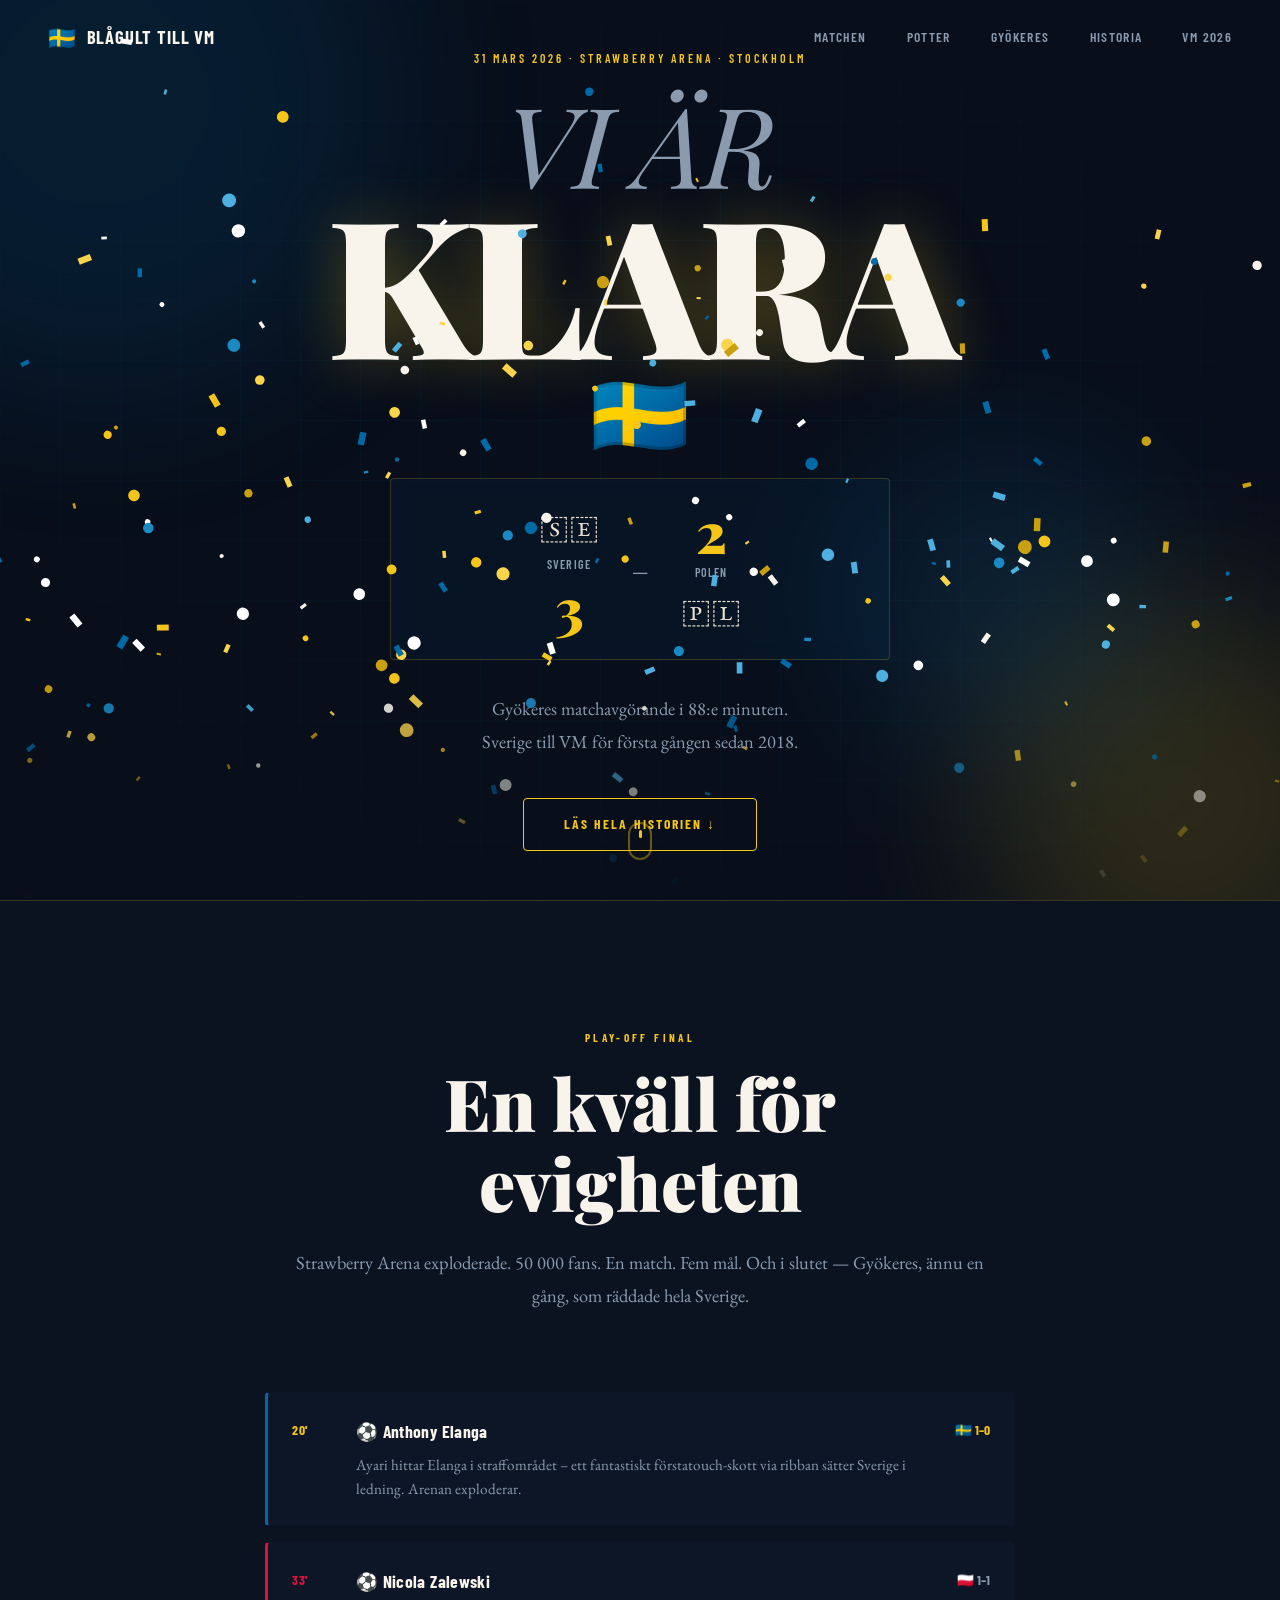
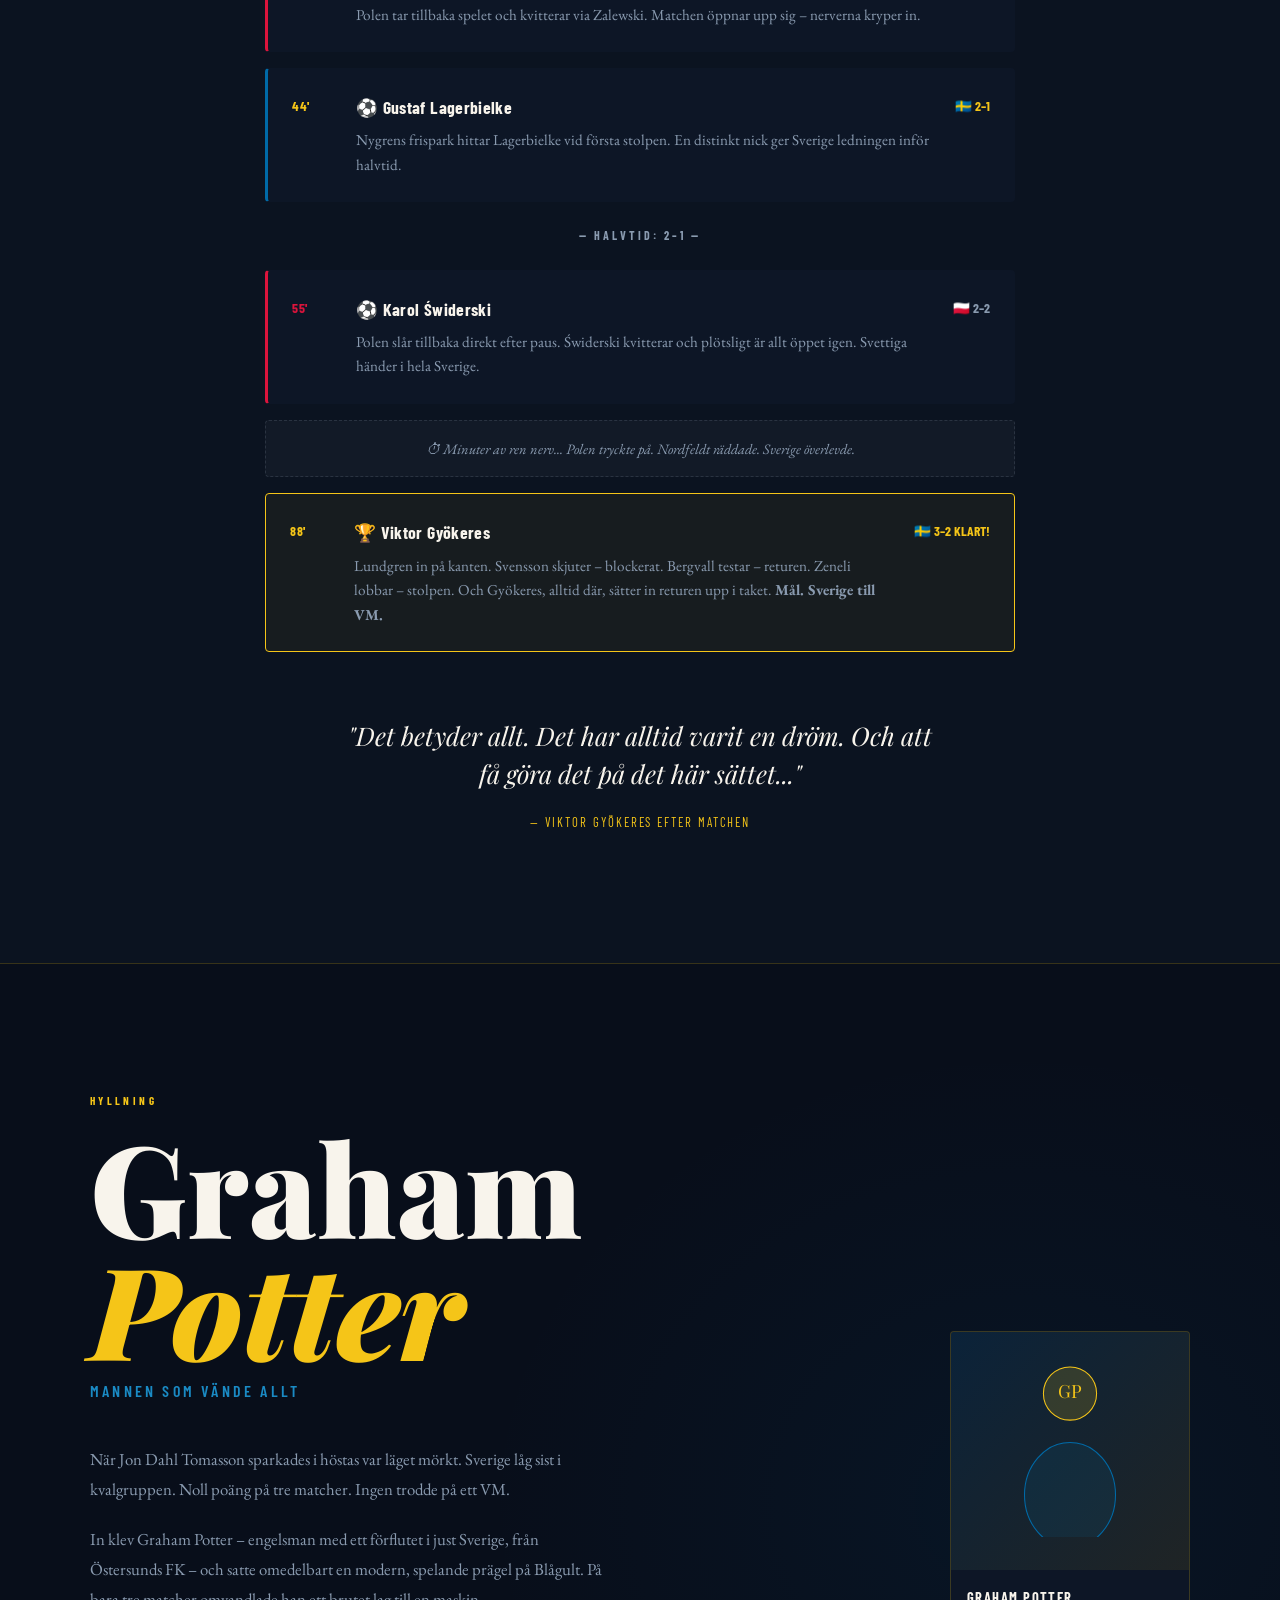
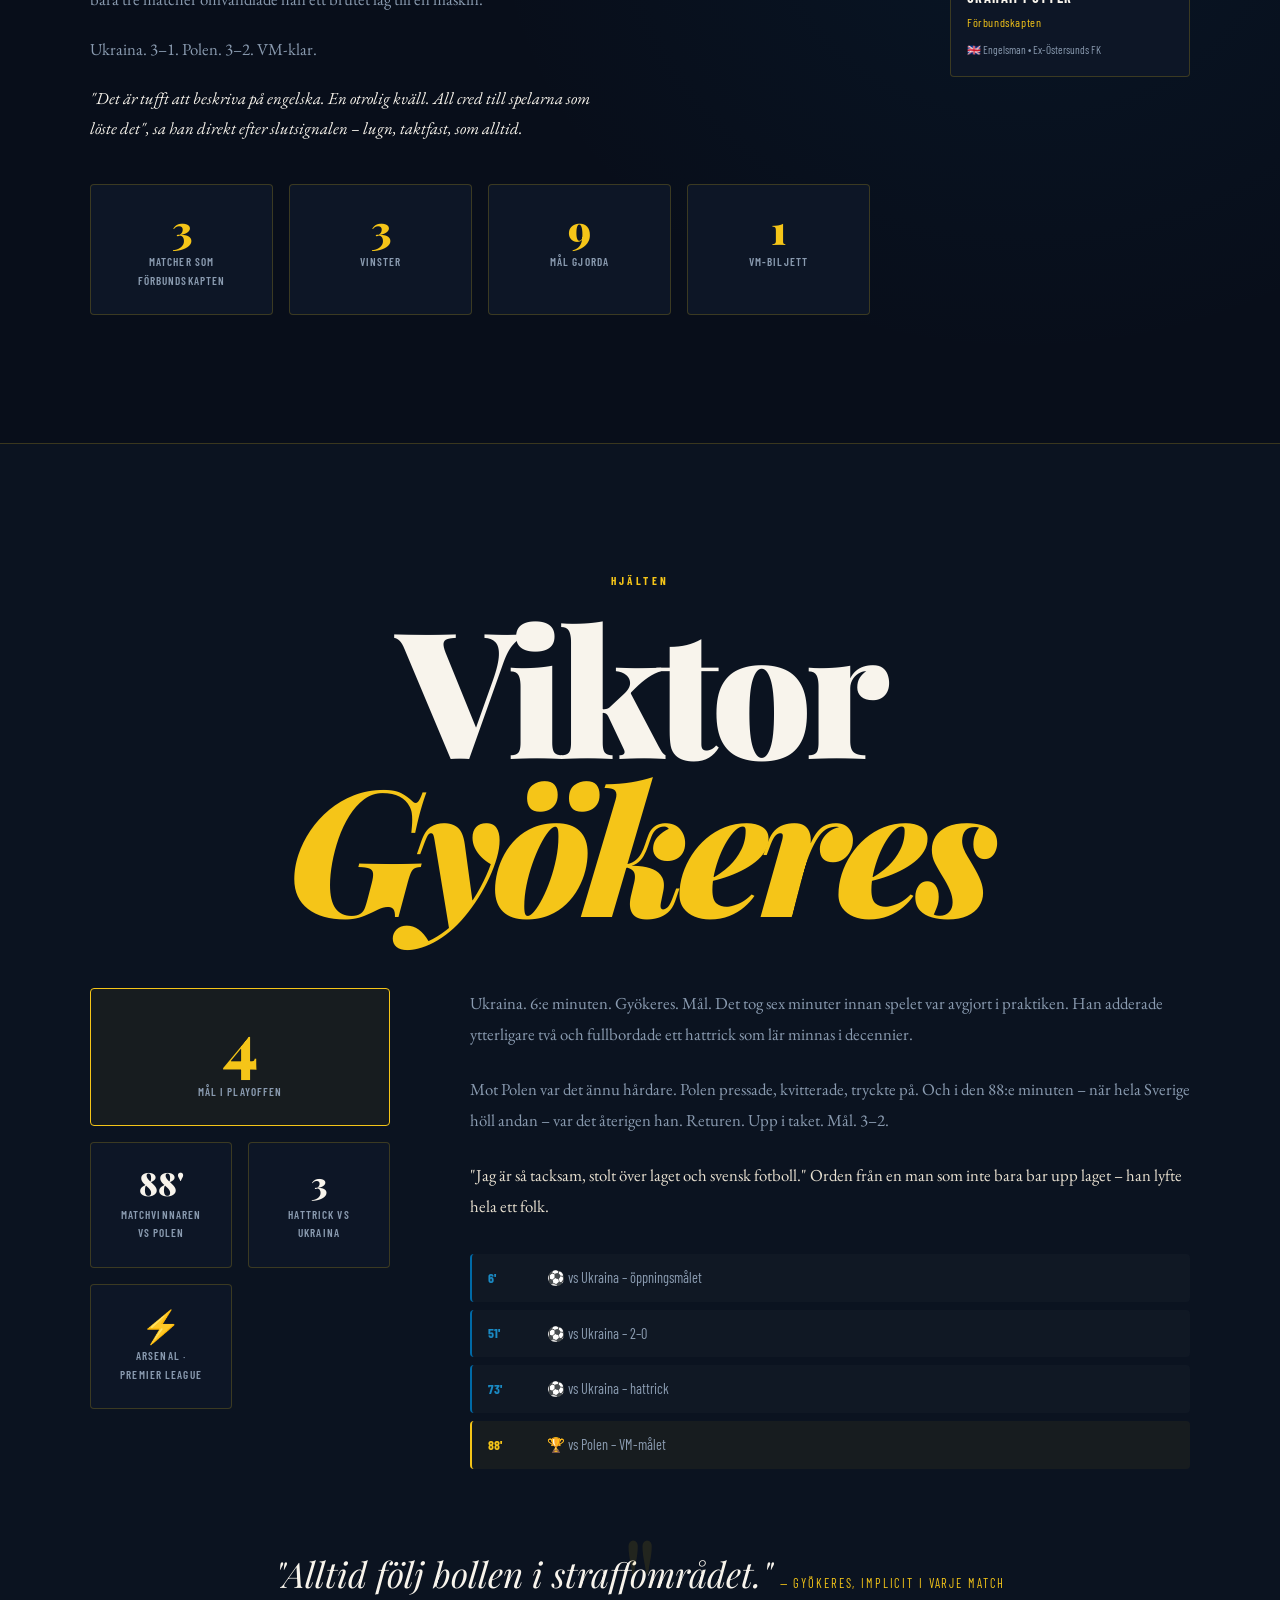
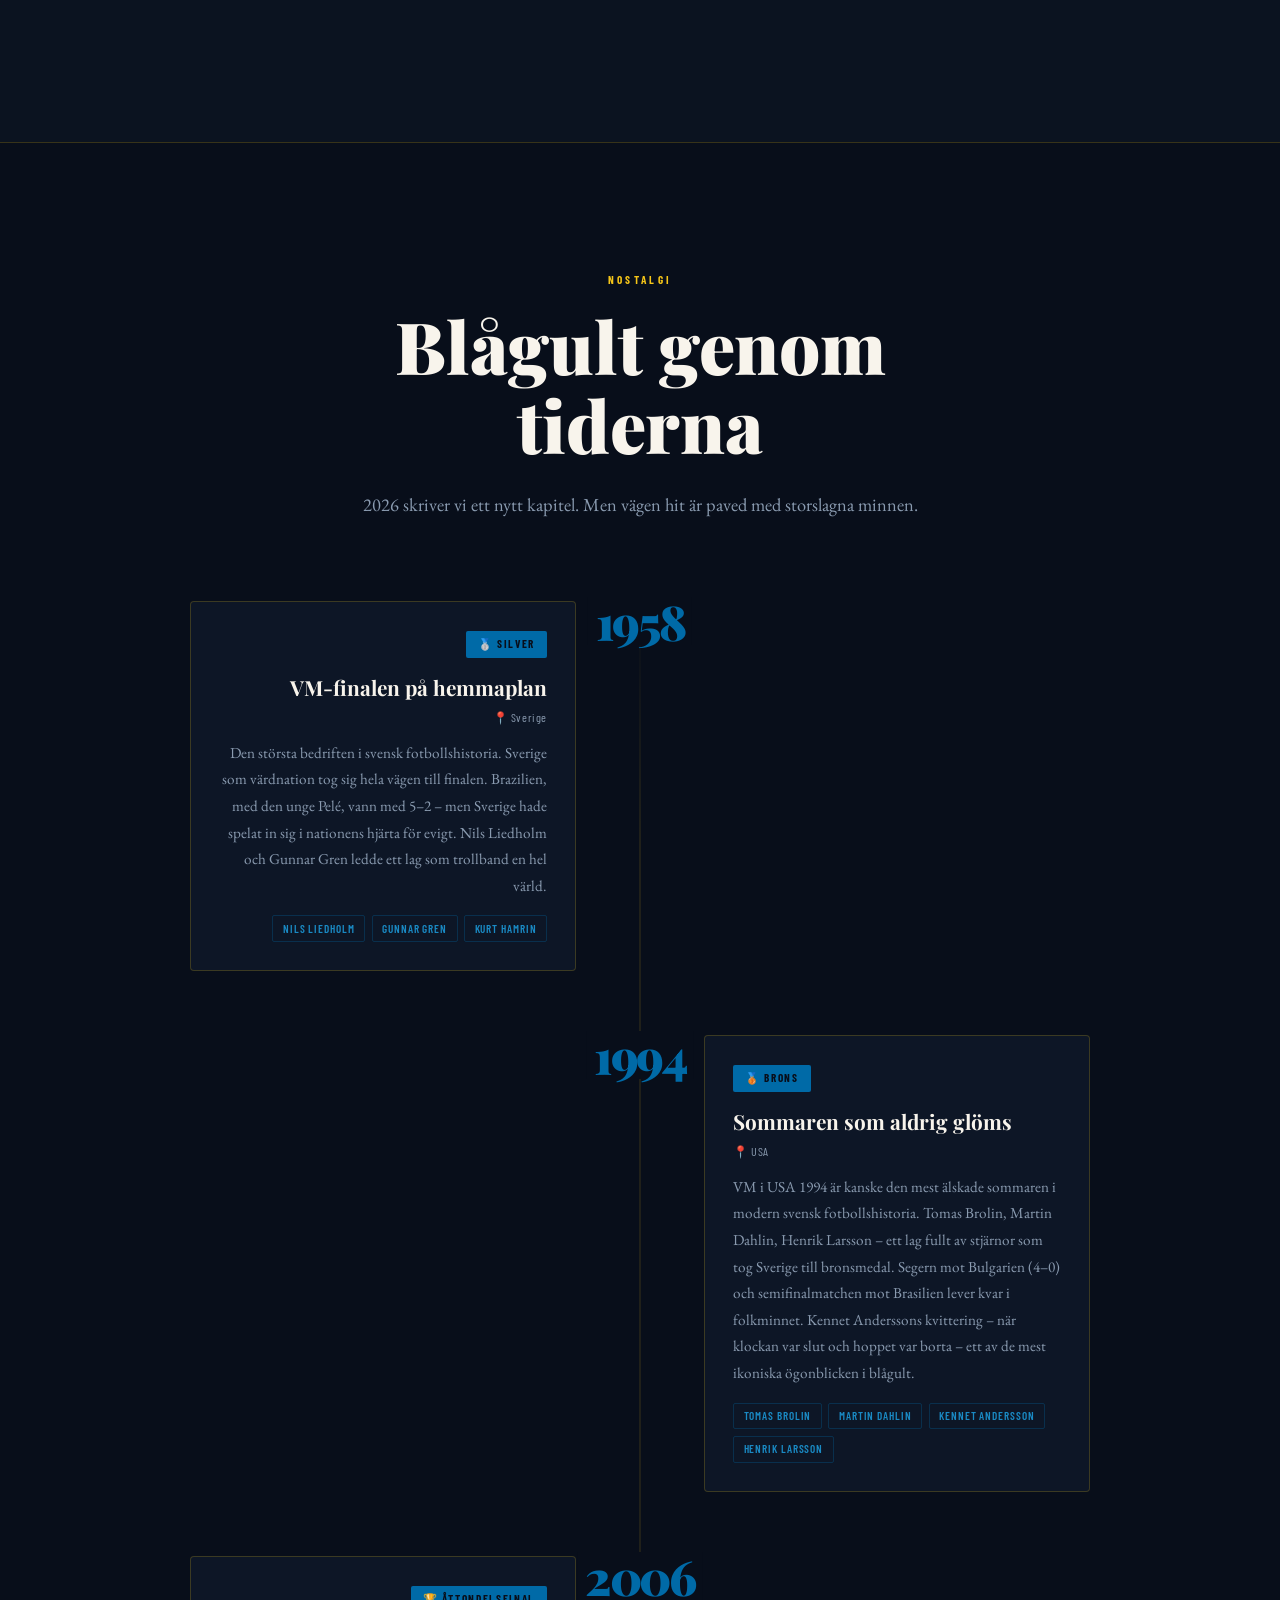
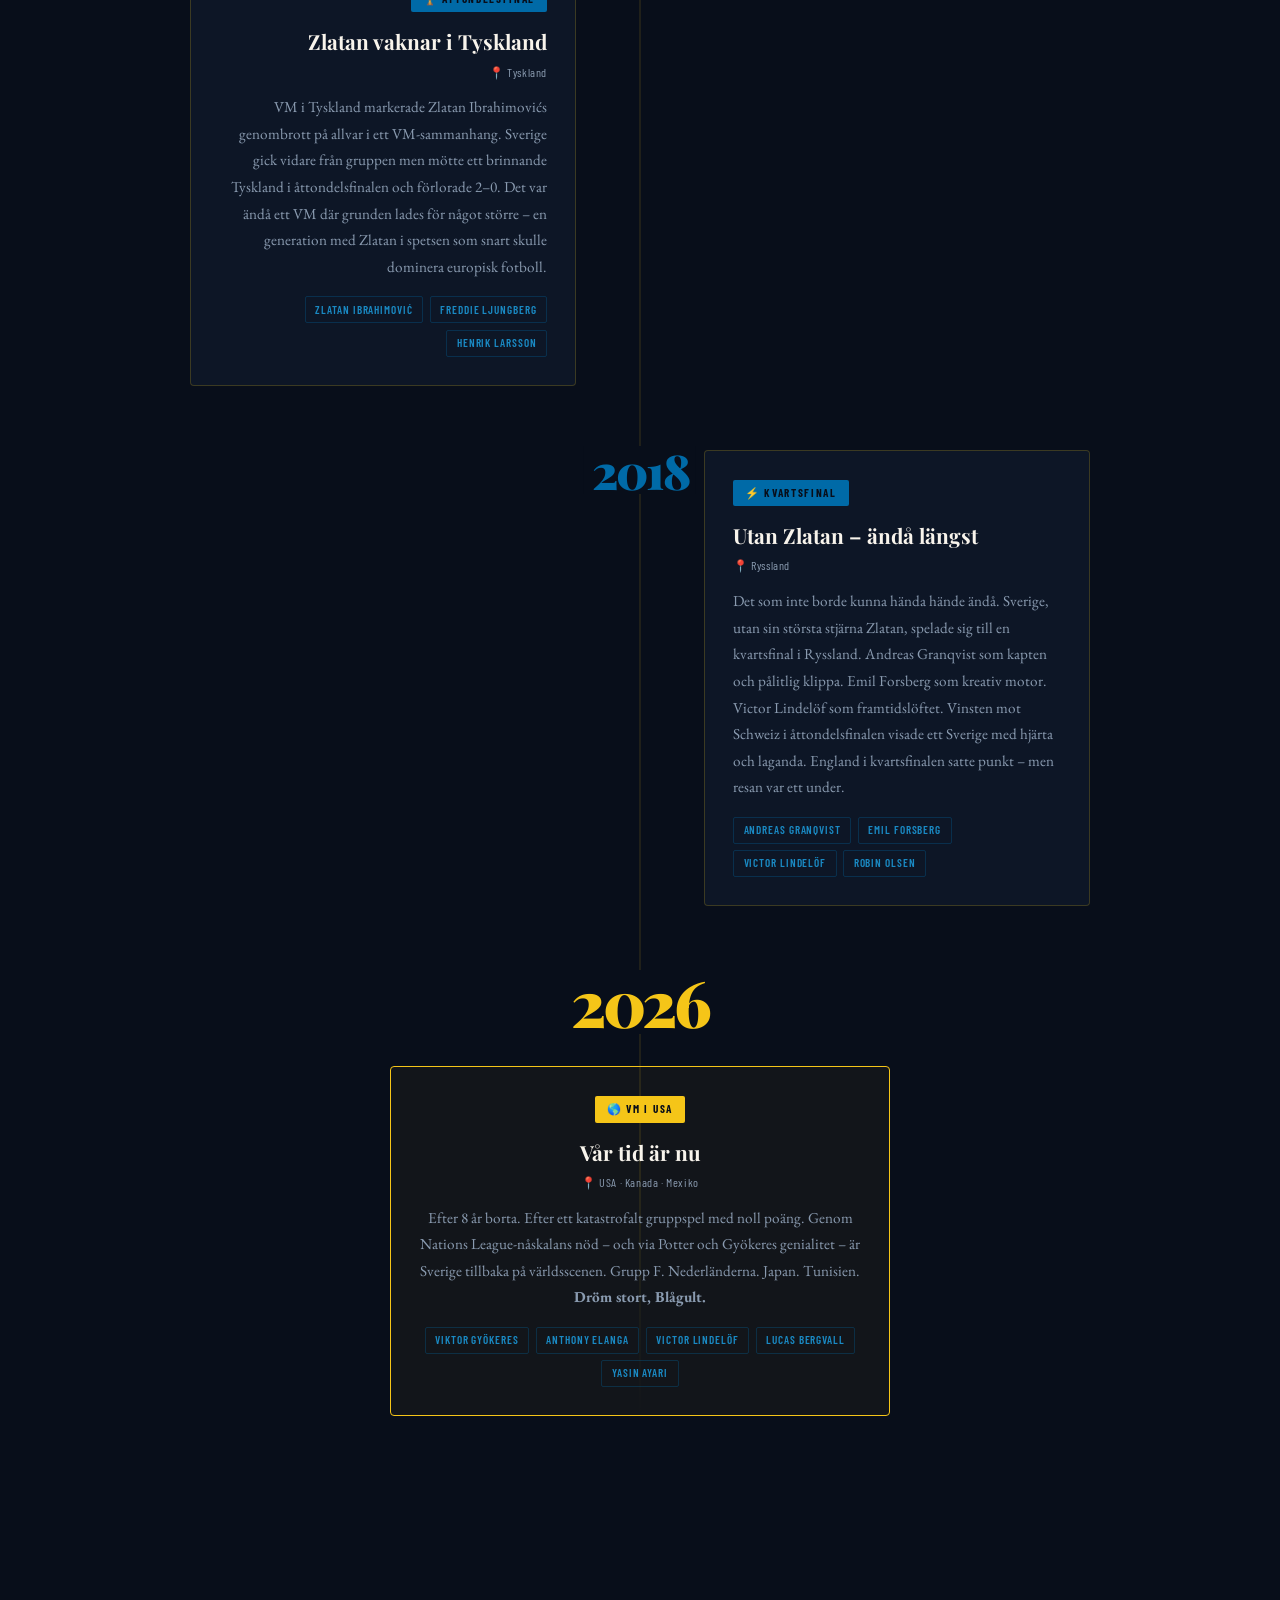
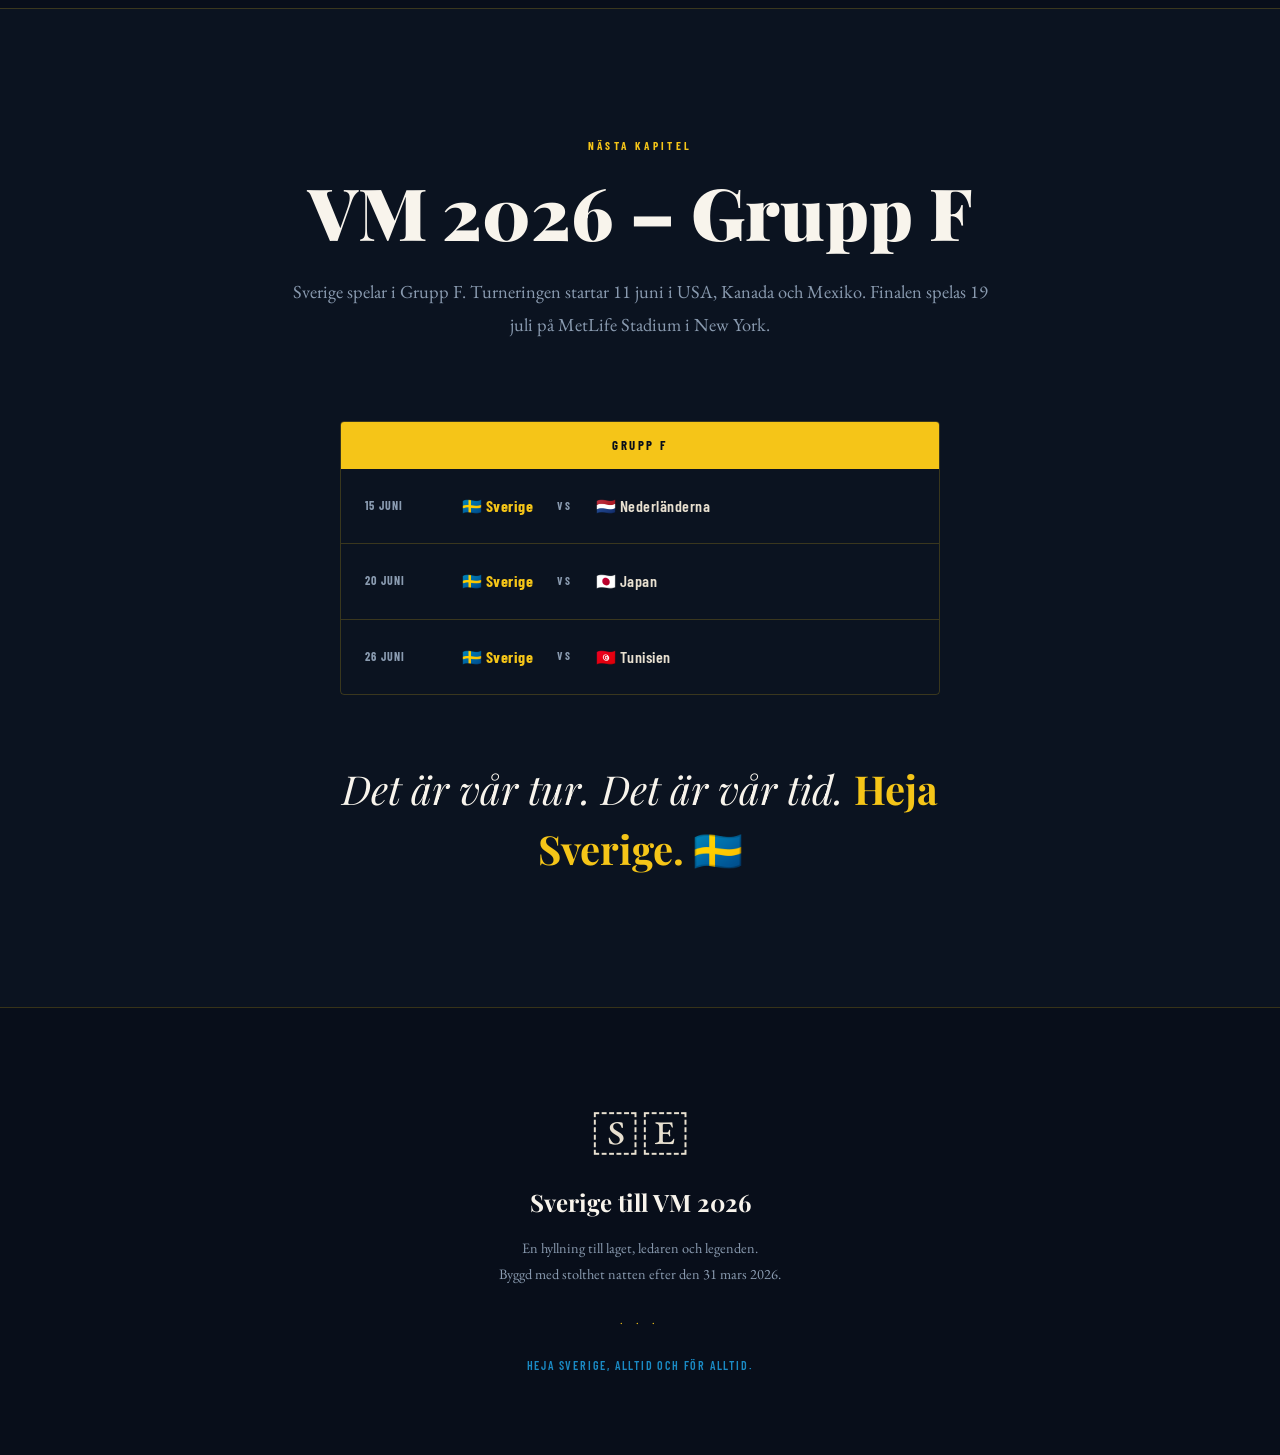
<file: index.html>
<!DOCTYPE html>
<html lang="sv">
<head>
  <meta charset="UTF-8" />
  <meta name="viewport" content="width=device-width, initial-scale=1.0" />
  <title>Sverige till VM 2026 – Vi är klara!</title>
  <link rel="preconnect" href="https://fonts.googleapis.com" />
  <link rel="preconnect" href="https://fonts.gstatic.com" crossorigin />
  <link href="https://fonts.googleapis.com/css2?family=Playfair+Display:ital,wght@0,400;0,700;0,900;1,400;1,700&family=EB+Garamond:ital,wght@0,400;0,500;0,600;1,400&family=Barlow+Condensed:wght@300;400;600;700;900&display=swap" rel="stylesheet" />
  <style>
/* ============================================================
   SVERIGE VM 2026 – TRIBUTE SITE
   Aesthetic: Editorial stolthet • Mörk Blågult • Dramatisk
   ============================================================ */

/* ---- CSS VARIABLES ---- */
:root {
  --blue: #006AA7;
  --blue-dark: #004d7a;
  --blue-light: #1a8ac4;
  --gold: #F5C518;
  --gold-light: #fad44a;
  --gold-dark: #c9a010;
  --white: #f8f4ec;
  --cream: #f0ead8;
  --bg: #080e1a;
  --bg-card: #0d1626;
  --bg-section: #0b1320;
  --text: #e8e0d0;
  --text-muted: #8a9bb0;
  --border: rgba(245, 197, 24, 0.2);
  --red: #e63946;

  --font-display: 'Playfair Display', Georgia, serif;
  --font-body: 'EB Garamond', Georgia, serif;
  --font-label: 'Barlow Condensed', sans-serif;

  --radius: 4px;
  --transition: 0.35s cubic-bezier(0.4, 0, 0.2, 1);
}

/* ---- RESET ---- */
*, *::before, *::after { box-sizing: border-box; margin: 0; padding: 0; }
html { scroll-behavior: smooth; font-size: 16px; }
body {
  font-family: var(--font-body);
  background: var(--bg);
  color: var(--text);
  overflow-x: hidden;
  line-height: 1.65;
}
img { display: block; max-width: 100%; }
a { color: inherit; text-decoration: none; }

/* ============================================================
   CONFETTI CANVAS
   ============================================================ */
#confetti-canvas {
  position: fixed;
  top: 0; left: 0;
  width: 100%; height: 100%;
  pointer-events: none;
  z-index: 9999;
}

/* ============================================================
   NAV
   ============================================================ */
.nav {
  position: fixed;
  top: 0; left: 0; right: 0;
  z-index: 1000;
  display: flex;
  align-items: center;
  justify-content: space-between;
  padding: 1.2rem 3rem;
  transition: background var(--transition), backdrop-filter var(--transition), padding var(--transition);
}
.nav.scrolled {
  background: rgba(8, 14, 26, 0.92);
  backdrop-filter: blur(16px);
  padding: 0.8rem 3rem;
  border-bottom: 1px solid var(--border);
}
.nav__logo {
  display: flex;
  align-items: center;
  gap: 0.6rem;
  font-family: var(--font-label);
  font-size: 1.15rem;
  font-weight: 700;
  letter-spacing: 0.05em;
  color: var(--white);
  text-transform: uppercase;
}
.nav__flag { font-size: 1.4rem; }
.nav__links {
  display: flex;
  gap: 2.5rem;
  list-style: none;
}
.nav__links a {
  font-family: var(--font-label);
  font-size: 0.85rem;
  font-weight: 600;
  letter-spacing: 0.1em;
  text-transform: uppercase;
  color: var(--text-muted);
  transition: color var(--transition);
  position: relative;
}
.nav__links a::after {
  content: '';
  position: absolute;
  bottom: -4px; left: 0;
  width: 0; height: 1px;
  background: var(--gold);
  transition: width var(--transition);
}
.nav__links a:hover { color: var(--gold); }
.nav__links a:hover::after { width: 100%; }

.nav__menu-btn {
  display: none;
  flex-direction: column;
  gap: 5px;
  background: none;
  border: none;
  cursor: pointer;
  padding: 4px;
}
.nav__menu-btn span {
  display: block;
  width: 24px; height: 2px;
  background: var(--white);
  transition: var(--transition);
}

.nav__mobile {
  display: none;
  position: fixed;
  top: 0; left: 0; right: 0; bottom: 0;
  background: var(--bg);
  z-index: 999;
  align-items: center;
  justify-content: center;
  flex-direction: column;
}
.nav__mobile.active { display: flex; }
.nav__mobile ul { list-style: none; text-align: center; }
.nav__mobile li { margin: 1.5rem 0; }
.nav__mobile a {
  font-family: var(--font-display);
  font-size: 2rem;
  font-weight: 700;
  color: var(--white);
  transition: color var(--transition);
}
.nav__mobile a:hover { color: var(--gold); }

/* ============================================================
   HERO
   ============================================================ */
.hero {
  position: relative;
  min-height: 100vh;
  display: flex;
  align-items: center;
  justify-content: center;
  overflow: hidden;
  background: var(--bg);
}

.hero__bg-grid {
  position: absolute;
  inset: 0;
  background-image:
    linear-gradient(rgba(0, 106, 167, 0.06) 1px, transparent 1px),
    linear-gradient(90deg, rgba(0, 106, 167, 0.06) 1px, transparent 1px);
  background-size: 60px 60px;
  mask-image: radial-gradient(ellipse 80% 80% at 50% 50%, black 30%, transparent 100%);
}

.hero__stripes {
  position: absolute;
  inset: 0;
  pointer-events: none;
}
.stripe {
  position: absolute;
  border-radius: 50%;
  filter: blur(80px);
  opacity: 0.15;
}
.stripe--1 {
  width: 600px; height: 600px;
  background: var(--blue);
  top: -200px; left: -200px;
  animation: drift 12s ease-in-out infinite;
}
.stripe--2 {
  width: 400px; height: 400px;
  background: var(--gold);
  bottom: -100px; right: -100px;
  animation: drift 16s ease-in-out infinite reverse;
}
.stripe--3 {
  width: 300px; height: 300px;
  background: var(--blue-light);
  top: 50%; right: 10%;
  animation: drift 10s ease-in-out infinite 3s;
}
@keyframes drift {
  0%, 100% { transform: translate(0, 0) scale(1); }
  33% { transform: translate(30px, -20px) scale(1.05); }
  66% { transform: translate(-20px, 30px) scale(0.95); }
}

.hero__content {
  position: relative;
  z-index: 2;
  text-align: center;
  padding: 2rem;
  max-width: 900px;
  width: 100%;
}

.hero__eyebrow {
  font-family: var(--font-label);
  font-size: 0.75rem;
  font-weight: 600;
  letter-spacing: 0.25em;
  color: var(--gold);
  text-transform: uppercase;
  margin-bottom: 1.5rem;
  opacity: 0;
}

.hero__title {
  font-family: var(--font-display);
  line-height: 0.9;
  margin-bottom: 2rem;
  opacity: 0;
}
.hero__title-we {
  display: block;
  font-size: clamp(3.5rem, 10vw, 7rem);
  font-weight: 400;
  font-style: italic;
  color: var(--text-muted);
  letter-spacing: -0.02em;
}
.hero__title-klara {
  display: block;
  font-size: clamp(5rem, 16vw, 12rem);
  font-weight: 900;
  color: var(--white);
  letter-spacing: -0.04em;
  text-shadow: 0 0 60px rgba(245, 197, 24, 0.3);
}
.hero__title-flag {
  display: block;
  font-size: clamp(3rem, 8vw, 5rem);
  margin-top: 0.5rem;
}

.hero__result {
  display: flex;
  align-items: center;
  justify-content: center;
  gap: 2rem;
  margin-bottom: 2rem;
  padding: 1.5rem 3rem;
  border: 1px solid var(--border);
  background: rgba(0, 106, 167, 0.08);
  backdrop-filter: blur(10px);
  border-radius: var(--radius);
  max-width: 500px;
  margin-left: auto;
  margin-right: auto;
  opacity: 0;
}
.hero__result-team {
  display: flex;
  flex-direction: column;
  align-items: center;
  gap: 0.25rem;
}
.hero__result-team--right { align-items: center; }
.hero__result-flag { font-size: 1.8rem; }
.hero__result-name {
  font-family: var(--font-label);
  font-size: 0.75rem;
  font-weight: 600;
  letter-spacing: 0.1em;
  text-transform: uppercase;
  color: var(--text-muted);
}
.hero__result-score {
  font-family: var(--font-display);
  font-size: 3.5rem;
  font-weight: 900;
  color: var(--gold);
  line-height: 1;
}
.hero__result-dash {
  font-family: var(--font-display);
  font-size: 2rem;
  color: var(--text-muted);
  font-weight: 300;
}

.hero__subtitle {
  font-family: var(--font-body);
  font-size: 1.15rem;
  color: var(--text-muted);
  margin-bottom: 2.5rem;
  line-height: 1.8;
  opacity: 0;
}

.hero__cta {
  display: inline-block;
  font-family: var(--font-label);
  font-size: 0.85rem;
  font-weight: 700;
  letter-spacing: 0.15em;
  text-transform: uppercase;
  color: var(--gold);
  border: 1px solid var(--gold);
  padding: 0.9rem 2.5rem;
  border-radius: var(--radius);
  transition: background var(--transition), color var(--transition);
  opacity: 0;
}
.hero__cta:hover {
  background: var(--gold);
  color: var(--bg);
}

.hero__scroll-indicator {
  position: absolute;
  bottom: 2.5rem;
  left: 50%;
  transform: translateX(-50%);
  z-index: 2;
}
.scroll-mouse {
  width: 24px; height: 38px;
  border: 2px solid rgba(245, 197, 24, 0.4);
  border-radius: 12px;
  display: flex;
  justify-content: center;
  padding-top: 6px;
}
.scroll-mouse__wheel {
  width: 3px; height: 8px;
  background: var(--gold);
  border-radius: 3px;
  animation: scrollWheel 1.8s ease-in-out infinite;
}
@keyframes scrollWheel {
  0% { transform: translateY(0); opacity: 1; }
  100% { transform: translateY(12px); opacity: 0; }
}

/* ---- REVEAL ANIMATIONS ---- */
.reveal { animation: revealUp 0.8s cubic-bezier(0.4, 0, 0.2, 1) forwards; }
.reveal--delay-1 { animation-delay: 0.3s; }
.reveal--delay-2 { animation-delay: 0.6s; }
.reveal--delay-3 { animation-delay: 0.9s; }
.reveal--delay-4 { animation-delay: 1.2s; }

@keyframes revealUp {
  from { opacity: 0; transform: translateY(30px); }
  to { opacity: 1; transform: translateY(0); }
}

/* ============================================================
   SHARED SECTION STYLES
   ============================================================ */
.section {
  padding: 8rem 2rem;
  position: relative;
}

.section__header {
  text-align: center;
  max-width: 700px;
  margin: 0 auto 5rem;
}

.section__label {
  font-family: var(--font-label);
  font-size: 0.7rem;
  font-weight: 700;
  letter-spacing: 0.3em;
  text-transform: uppercase;
  color: var(--gold);
  margin-bottom: 1rem;
}

.section__title {
  font-family: var(--font-display);
  font-size: clamp(2.5rem, 6vw, 4.5rem);
  font-weight: 900;
  color: var(--white);
  line-height: 1.1;
  margin-bottom: 1.5rem;
}

.section__intro {
  font-family: var(--font-body);
  font-size: 1.15rem;
  color: var(--text-muted);
  line-height: 1.8;
}

/* ============================================================
   MATCH SECTION
   ============================================================ */
.match-section {
  background: var(--bg-section);
  border-top: 1px solid var(--border);
}

.match-timeline {
  max-width: 750px;
  margin: 0 auto;
  position: relative;
}

.goal-card {
  display: flex;
  align-items: flex-start;
  gap: 1.5rem;
  padding: 1.5rem;
  margin-bottom: 1rem;
  border-radius: var(--radius);
  border: 1px solid transparent;
  background: var(--bg-card);
  position: relative;
  transition: transform var(--transition), border-color var(--transition);
}
.goal-card:hover { transform: translateX(6px); }

.goal-card--swe {
  border-left: 3px solid var(--blue);
}
.goal-card--pol {
  border-left: 3px solid #DC143C;
  opacity: 0.75;
}
.goal-card--winner {
  border: 1px solid var(--gold);
  background: rgba(245, 197, 24, 0.05);
  animation: pulseWinner 3s ease-in-out infinite;
}
@keyframes pulseWinner {
  0%, 100% { box-shadow: 0 0 0 0 rgba(245, 197, 24, 0); }
  50% { box-shadow: 0 0 20px 4px rgba(245, 197, 24, 0.15); }
}

.goal-card__minute {
  font-family: var(--font-label);
  font-size: 0.85rem;
  font-weight: 700;
  color: var(--gold);
  letter-spacing: 0.05em;
  min-width: 40px;
  padding-top: 2px;
}
.goal-card--pol .goal-card__minute { color: #DC143C; }

.goal-card__content { flex: 1; }
.goal-card__scorer {
  font-family: var(--font-label);
  font-size: 1.1rem;
  font-weight: 700;
  color: var(--white);
  margin-bottom: 0.4rem;
  letter-spacing: 0.02em;
}
.goal-card__desc {
  font-size: 0.95rem;
  color: var(--text-muted);
  line-height: 1.6;
}

.goal-card__flag {
  font-family: var(--font-label);
  font-size: 0.85rem;
  font-weight: 700;
  color: var(--gold);
  white-space: nowrap;
  padding-top: 2px;
}
.goal-card--pol .goal-card__flag { color: var(--text-muted); }

.halftime-divider {
  text-align: center;
  font-family: var(--font-label);
  font-size: 0.75rem;
  font-weight: 700;
  letter-spacing: 0.25em;
  color: var(--text-muted);
  margin: 1.5rem 0;
}

.tension-bar {
  padding: 1rem 1.5rem;
  background: rgba(255, 255, 255, 0.03);
  border: 1px dashed rgba(138, 155, 176, 0.2);
  border-radius: var(--radius);
  margin-bottom: 1rem;
}
.tension-bar__text {
  font-style: italic;
  font-size: 0.9rem;
  color: var(--text-muted);
  text-align: center;
}

.match-quote {
  max-width: 600px;
  margin: 4rem auto 0;
  text-align: center;
  border-left: none;
  padding: 0;
}
.match-quote p {
  font-family: var(--font-display);
  font-size: 1.6rem;
  font-style: italic;
  color: var(--white);
  line-height: 1.5;
  margin-bottom: 1rem;
}
.match-quote cite {
  font-family: var(--font-label);
  font-size: 0.8rem;
  letter-spacing: 0.15em;
  color: var(--gold);
  text-transform: uppercase;
  font-style: normal;
}

/* ============================================================
   POTTER SECTION
   ============================================================ */
.potter-section {
  background: var(--bg);
  border-top: 1px solid var(--border);
  overflow: hidden;
}

.potter-bg {
  position: absolute;
  inset: 0;
  background: 
    radial-gradient(ellipse 60% 60% at 80% 50%, rgba(0, 106, 167, 0.08) 0%, transparent 70%);
  pointer-events: none;
}

.potter-content {
  max-width: 1100px;
  margin: 0 auto;
  display: grid;
  grid-template-columns: 1fr auto;
  gap: 5rem;
  align-items: center;
  position: relative;
  z-index: 1;
}

.potter-title {
  font-family: var(--font-display);
  font-size: clamp(4rem, 10vw, 8rem);
  font-weight: 900;
  color: var(--white);
  line-height: 0.95;
  margin-bottom: 0.5rem;
}
.potter-title em {
  color: var(--gold);
  font-style: italic;
}

.potter-subtitle {
  font-family: var(--font-label);
  font-size: 1rem;
  font-weight: 600;
  letter-spacing: 0.2em;
  text-transform: uppercase;
  color: var(--blue-light);
  margin-bottom: 2.5rem;
}

.potter-body {
  font-size: 1.05rem;
  color: var(--text-muted);
  line-height: 1.8;
  margin-bottom: 1.2rem;
  max-width: 520px;
}
.potter-body:last-of-type {
  color: var(--white);
  font-style: italic;
}

.potter-stats {
  display: grid;
  grid-template-columns: repeat(4, 1fr);
  gap: 1rem;
  margin-top: 2.5rem;
}
.potter-stat {
  text-align: center;
  padding: 1.5rem 1rem;
  border: 1px solid var(--border);
  border-radius: var(--radius);
  background: var(--bg-card);
  transition: transform var(--transition), border-color var(--transition);
}
.potter-stat:hover {
  transform: translateY(-4px);
  border-color: var(--gold);
}
.potter-stat__num {
  font-family: var(--font-display);
  font-size: 2.5rem;
  font-weight: 900;
  color: var(--gold);
  line-height: 1;
  margin-bottom: 0.3rem;
}
.potter-stat__label {
  font-family: var(--font-label);
  font-size: 0.7rem;
  font-weight: 600;
  letter-spacing: 0.1em;
  text-transform: uppercase;
  color: var(--text-muted);
}

.potter-card {
  width: 240px;
  border: 1px solid var(--border);
  border-radius: var(--radius);
  background: var(--bg-card);
  overflow: hidden;
  flex-shrink: 0;
}
.potter-card__img-wrap {
  aspect-ratio: 1;
  background: linear-gradient(135deg, rgba(0, 106, 167, 0.15), rgba(245, 197, 24, 0.08));
  display: flex;
  align-items: center;
  justify-content: center;
}
.potter-card__silhouette svg { width: 140px; }
.potter-card__label {
  font-family: var(--font-label);
  font-size: 0.9rem;
  font-weight: 700;
  letter-spacing: 0.1em;
  text-transform: uppercase;
  color: var(--white);
  padding: 1rem 1rem 0.25rem;
}
.potter-card__role {
  font-family: var(--font-label);
  font-size: 0.75rem;
  color: var(--gold);
  padding: 0 1rem;
  letter-spacing: 0.05em;
}
.potter-card__tag {
  font-family: var(--font-label);
  font-size: 0.7rem;
  color: var(--text-muted);
  padding: 0.5rem 1rem 1rem;
}

/* ============================================================
   GYÖKERES SECTION
   ============================================================ */
.gyokeres-section {
  background: var(--bg-section);
  border-top: 1px solid var(--border);
}

.gyokeres-header {
  text-align: center;
  margin-bottom: 4rem;
}

.gyokeres-title {
  font-family: var(--font-display);
  font-size: clamp(4.5rem, 14vw, 11rem);
  font-weight: 900;
  color: var(--white);
  line-height: 0.9;
  letter-spacing: -0.04em;
}
.gyokeres-title em {
  color: var(--gold);
  font-style: italic;
  display: block;
}

.gyokeres-body {
  max-width: 1100px;
  margin: 0 auto;
  display: grid;
  grid-template-columns: auto 1fr;
  gap: 5rem;
  align-items: start;
}

.gyokeres-stats-grid {
  display: grid;
  grid-template-columns: 1fr 1fr;
  gap: 1rem;
  width: 300px;
  flex-shrink: 0;
}

.gstat {
  padding: 1.5rem;
  border: 1px solid var(--border);
  border-radius: var(--radius);
  background: var(--bg-card);
  text-align: center;
  transition: transform var(--transition);
}
.gstat:hover { transform: scale(1.04); }

.gstat--big {
  grid-column: 1 / -1;
  border-color: var(--gold);
  background: rgba(245, 197, 24, 0.05);
}
.gstat--big .gstat__num { font-size: 4rem; color: var(--gold); }

.gstat__num {
  font-family: var(--font-display);
  font-size: 2rem;
  font-weight: 900;
  color: var(--white);
  line-height: 1;
  margin-bottom: 0.4rem;
}
.gstat__label {
  font-family: var(--font-label);
  font-size: 0.7rem;
  font-weight: 600;
  letter-spacing: 0.1em;
  text-transform: uppercase;
  color: var(--text-muted);
}

.gyokeres-text p {
  font-size: 1.05rem;
  color: var(--text-muted);
  line-height: 1.85;
  margin-bottom: 1.5rem;
}
.gyokeres-text p:last-of-type { color: var(--text); }

.goals-replay {
  margin-top: 2rem;
  display: flex;
  flex-direction: column;
  gap: 0.5rem;
}

.replay-goal {
  display: flex;
  align-items: center;
  gap: 1.5rem;
  padding: 0.75rem 1rem;
  border-radius: var(--radius);
  background: rgba(255,255,255,0.02);
  border-left: 2px solid var(--blue);
  transition: background var(--transition);
}
.replay-goal:hover { background: rgba(0, 106, 167, 0.1); }
.replay-goal--final {
  border-left-color: var(--gold);
  background: rgba(245, 197, 24, 0.05);
}
.replay-min {
  font-family: var(--font-label);
  font-size: 0.85rem;
  font-weight: 700;
  color: var(--blue-light);
  min-width: 35px;
}
.replay-goal--final .replay-min { color: var(--gold); }
.replay-desc {
  font-family: var(--font-label);
  font-size: 0.9rem;
  color: var(--text-muted);
}

.gyokeres-quote-wrap {
  max-width: 800px;
  margin: 5rem auto 0;
  text-align: center;
  position: relative;
}
.gyokeres-quote-wrap::before {
  content: '"';
  position: absolute;
  top: -2rem;
  left: 50%;
  transform: translateX(-50%);
  font-family: var(--font-display);
  font-size: 8rem;
  color: rgba(245, 197, 24, 0.1);
  line-height: 1;
}
.gyokeres-quote {
  font-family: var(--font-display);
  font-size: clamp(1.5rem, 4vw, 2.2rem);
  font-style: italic;
  color: var(--white);
  line-height: 1.4;
  border: none;
  padding: 0;
  margin-bottom: 1rem;
}
.gyokeres-quote cite {
  font-family: var(--font-label);
  font-size: 0.78rem;
  letter-spacing: 0.15em;
  color: var(--gold);
  text-transform: uppercase;
  font-style: normal;
}

/* ============================================================
   HISTORIA / TIMELINE SECTION
   ============================================================ */
.historia-section {
  background: var(--bg);
  border-top: 1px solid var(--border);
}

.timeline {
  max-width: 900px;
  margin: 0 auto;
  position: relative;
}

.timeline::before {
  content: '';
  position: absolute;
  left: 50%;
  top: 0; bottom: 0;
  width: 1px;
  background: linear-gradient(to bottom, transparent, var(--border) 10%, var(--border) 90%, transparent);
  transform: translateX(-50%);
}

.timeline-item {
  display: flex;
  align-items: flex-start;
  margin-bottom: 4rem;
  position: relative;
}

.timeline-item--left {
  flex-direction: row;
  text-align: right;
}
.timeline-item--left .timeline-card { margin-right: calc(50% + 3rem); }
.timeline-item--left .timeline-year {
  position: absolute;
  left: 50%;
  transform: translate(-50%, -4px);
}

.timeline-item--right {
  flex-direction: row-reverse;
  text-align: left;
}
.timeline-item--right .timeline-card { margin-left: calc(50% + 3rem); }
.timeline-item--right .timeline-year {
  position: absolute;
  left: 50%;
  transform: translate(-50%, -4px);
}

.timeline-item--center {
  flex-direction: column;
  align-items: center;
  text-align: center;
}
.timeline-item--center .timeline-year { margin: 0 auto 2rem; }
.timeline-item--center .timeline-card { max-width: 500px; }

.timeline-year {
  font-family: var(--font-display);
  font-size: 3rem;
  font-weight: 900;
  color: var(--blue);
  letter-spacing: -0.05em;
  line-height: 1;
  background: var(--bg);
  padding: 0 0.5rem;
  z-index: 1;
  position: relative;
  display: block;
}
.timeline-year--now {
  color: var(--gold);
  font-size: 4rem;
}

.timeline-card {
  flex: 0 0 auto;
  width: calc(50% - 4rem);
  background: var(--bg-card);
  border: 1px solid var(--border);
  border-radius: var(--radius);
  padding: 1.75rem;
  transition: border-color var(--transition), transform var(--transition);
}
.timeline-card:hover {
  border-color: rgba(0, 106, 167, 0.5);
  transform: translateY(-4px);
}
.timeline-card--now {
  border-color: var(--gold);
  background: rgba(245, 197, 24, 0.04);
  width: auto;
}
.timeline-card--now:hover { border-color: var(--gold); }

.timeline-card__badge {
  display: inline-block;
  font-family: var(--font-label);
  font-size: 0.7rem;
  font-weight: 700;
  letter-spacing: 0.15em;
  text-transform: uppercase;
  color: var(--bg);
  background: var(--blue);
  padding: 0.25rem 0.75rem;
  border-radius: 2px;
  margin-bottom: 0.75rem;
}
.timeline-card__badge--gold { background: var(--gold); }

.timeline-card__title {
  font-family: var(--font-display);
  font-size: 1.3rem;
  font-weight: 700;
  color: var(--white);
  margin-bottom: 0.25rem;
}

.timeline-card__location {
  font-family: var(--font-label);
  font-size: 0.75rem;
  color: var(--text-muted);
  margin-bottom: 0.75rem;
  letter-spacing: 0.05em;
}

.timeline-card__body {
  font-size: 0.95rem;
  color: var(--text-muted);
  line-height: 1.75;
  margin-bottom: 1rem;
}

.timeline-card__players {
  display: flex;
  flex-wrap: wrap;
  gap: 0.4rem;
}
.timeline-item--left .timeline-card__players { justify-content: flex-end; }
.timeline-item--center .timeline-card__players { justify-content: center; }

.player-tag {
  font-family: var(--font-label);
  font-size: 0.7rem;
  font-weight: 600;
  letter-spacing: 0.08em;
  text-transform: uppercase;
  color: var(--blue-light);
  border: 1px solid rgba(0, 106, 167, 0.3);
  padding: 0.2rem 0.6rem;
  border-radius: 2px;
}

/* ============================================================
   VM 2026 SECTION
   ============================================================ */
.vm-section {
  background: var(--bg-section);
  border-top: 1px solid var(--border);
}

.group-table {
  max-width: 600px;
  margin: 0 auto;
  border: 1px solid var(--border);
  border-radius: var(--radius);
  overflow: hidden;
}

.group-table__header {
  font-family: var(--font-label);
  font-size: 0.8rem;
  font-weight: 700;
  letter-spacing: 0.2em;
  text-transform: uppercase;
  color: var(--bg);
  background: var(--gold);
  padding: 0.8rem 1.5rem;
  text-align: center;
}

.group-match {
  display: flex;
  align-items: center;
  gap: 2rem;
  padding: 1.5rem;
  border-bottom: 1px solid var(--border);
  transition: background var(--transition);
}
.group-match:last-child { border-bottom: none; }
.group-match:hover { background: rgba(0, 106, 167, 0.05); }

.group-match__date {
  font-family: var(--font-label);
  font-size: 0.75rem;
  font-weight: 700;
  letter-spacing: 0.1em;
  color: var(--text-muted);
  text-transform: uppercase;
  min-width: 65px;
}

.group-match__teams {
  flex: 1;
  display: flex;
  align-items: center;
  gap: 1.5rem;
}

.group-match__team {
  font-family: var(--font-label);
  font-size: 1rem;
  font-weight: 600;
  color: var(--text);
  letter-spacing: 0.03em;
}
.group-match__team--swe { color: var(--gold); font-weight: 700; }

.group-match__vs {
  font-family: var(--font-label);
  font-size: 0.7rem;
  font-weight: 700;
  letter-spacing: 0.2em;
  color: var(--text-muted);
  text-transform: uppercase;
}

.vm-cta-wrap {
  text-align: center;
  margin-top: 4rem;
}
.vm-tagline {
  font-family: var(--font-display);
  font-size: clamp(1.5rem, 4vw, 2.5rem);
  font-style: italic;
  color: var(--white);
  max-width: 700px;
  margin: 0 auto;
  line-height: 1.5;
}
.vm-tagline strong { color: var(--gold); font-style: normal; }

/* ============================================================
   FOOTER
   ============================================================ */
.footer {
  padding: 5rem 2rem;
  text-align: center;
  border-top: 1px solid var(--border);
  background: var(--bg);
}
.footer__flag { font-size: 3rem; margin-bottom: 1rem; }
.footer__title {
  font-family: var(--font-display);
  font-size: 1.5rem;
  font-weight: 700;
  color: var(--white);
  margin-bottom: 0.75rem;
}
.footer__sub {
  font-size: 0.9rem;
  color: var(--text-muted);
  line-height: 1.8;
  margin-bottom: 1.5rem;
}
.footer__sep {
  color: var(--gold);
  font-size: 0.8rem;
  letter-spacing: 0.4em;
  margin-bottom: 1.5rem;
}
.footer__copy {
  font-family: var(--font-label);
  font-size: 0.75rem;
  font-weight: 600;
  letter-spacing: 0.15em;
  text-transform: uppercase;
  color: var(--blue-light);
}

/* ============================================================
   SCROLL-TRIGGERED ANIMATIONS
   ============================================================ */
.reveal-left,
.reveal-right,
.reveal-scroll {
  opacity: 0;
  transition: opacity 0.7s ease, transform 0.7s cubic-bezier(0.4, 0, 0.2, 1);
}
.reveal-left { transform: translateX(-40px); }
.reveal-right { transform: translateX(40px); }
.reveal-scroll { transform: translateY(30px); }

.reveal-left.in-view,
.reveal-right.in-view,
.reveal-scroll.in-view {
  opacity: 1;
  transform: translate(0, 0);
}

/* ============================================================
   RESPONSIVE
   ============================================================ */
@media (max-width: 900px) {
  .nav__links { display: none; }
  .nav__menu-btn { display: flex; }
  .nav { padding: 1rem 1.5rem; }
  .nav.scrolled { padding: 0.8rem 1.5rem; }

  .potter-content {
    grid-template-columns: 1fr;
    gap: 3rem;
  }
  .potter-card { width: 200px; margin: 0 auto; }
  .potter-visual { order: -1; display: flex; justify-content: center; }
  .potter-stats { grid-template-columns: repeat(2, 1fr); }

  .gyokeres-body {
    grid-template-columns: 1fr;
    gap: 3rem;
  }
  .gyokeres-stats-grid { width: 100%; }

  .timeline::before { display: none; }
  .timeline-item--left,
  .timeline-item--right {
    flex-direction: column;
    text-align: left;
  }
  .timeline-item--left .timeline-card,
  .timeline-item--right .timeline-card {
    margin: 0;
    width: 100%;
  }
  .timeline-item--left .timeline-card__players { justify-content: flex-start; }
  .timeline-year {
    position: static !important;
    transform: none !important;
    margin-bottom: 1rem;
  }
  .timeline-card { width: 100%; }
}

@media (max-width: 600px) {
  .section { padding: 5rem 1.25rem; }
  .hero__result { padding: 1.25rem 1.5rem; gap: 1rem; }
  .hero__result-score { font-size: 2.8rem; }
  .goal-card { flex-direction: column; gap: 0.75rem; }
  .goal-card__flag { align-self: flex-end; }
  .group-match { gap: 1rem; }
  .group-match__teams { flex-direction: column; gap: 0.5rem; align-items: flex-start; }
}

  </style>
</head>
<body>

  <!-- CANVAS FÖR KONFETTI -->
  <canvas id="confetti-canvas"></canvas>

  <!-- ===== NAV ===== -->
  <nav class="nav" id="nav">
    <div class="nav__logo">
      <span class="nav__flag">🇸🇪</span>
      <span class="nav__brand">Blågult till VM</span>
    </div>
    <ul class="nav__links">
      <li><a href="#match">Matchen</a></li>
      <li><a href="#potter">Potter</a></li>
      <li><a href="#gyokeres">Gyökeres</a></li>
      <li><a href="#historia">Historia</a></li>
      <li><a href="#vm2026">VM 2026</a></li>
    </ul>
    <button class="nav__menu-btn" id="menuBtn" aria-label="Öppna meny">
      <span></span><span></span><span></span>
    </button>
  </nav>

  <div class="nav__mobile" id="mobileNav">
    <ul>
      <li><a href="#match" onclick="closeMobileNav()">Matchen</a></li>
      <li><a href="#potter" onclick="closeMobileNav()">Potter</a></li>
      <li><a href="#gyokeres" onclick="closeMobileNav()">Gyökeres</a></li>
      <li><a href="#historia" onclick="closeMobileNav()">Historia</a></li>
      <li><a href="#vm2026" onclick="closeMobileNav()">VM 2026</a></li>
    </ul>
  </div>

  <!-- ===== HERO ===== -->
  <section class="hero" id="hero">
    <div class="hero__bg-grid"></div>
    <div class="hero__stripes">
      <div class="stripe stripe--1"></div>
      <div class="stripe stripe--2"></div>
      <div class="stripe stripe--3"></div>
    </div>

    <div class="hero__content">
      <div class="hero__eyebrow reveal">31 MARS 2026 · STRAWBERRY ARENA · STOCKHOLM</div>
      <h1 class="hero__title reveal reveal--delay-1">
        <span class="hero__title-we">VI ÄR</span>
        <span class="hero__title-klara">KLARA</span>
        <span class="hero__title-flag">🇸🇪</span>
      </h1>
      <div class="hero__result reveal reveal--delay-2">
        <div class="hero__result-team">
          <div class="hero__result-flag">🇸🇪</div>
          <div class="hero__result-name">Sverige</div>
          <div class="hero__result-score">3</div>
        </div>
        <div class="hero__result-dash">–</div>
        <div class="hero__result-team hero__result-team--right">
          <div class="hero__result-score">2</div>
          <div class="hero__result-name">Polen</div>
          <div class="hero__result-flag">🇵🇱</div>
        </div>
      </div>
      <p class="hero__subtitle reveal reveal--delay-3">
        Gyökeres matchavgörande i 88:e minuten.<br>Sverige till VM för första gången sedan 2018.
      </p>
      <a href="#match" class="hero__cta reveal reveal--delay-4">Läs hela historien ↓</a>
    </div>

    <div class="hero__scroll-indicator">
      <div class="scroll-mouse">
        <div class="scroll-mouse__wheel"></div>
      </div>
    </div>
  </section>

  <!-- ===== MATCH-SEKTION ===== -->
  <section class="section match-section" id="match">
    <div class="section__header">
      <div class="section__label">PLAY-OFF FINAL</div>
      <h2 class="section__title">En kväll för evigheten</h2>
      <p class="section__intro">
        Strawberry Arena exploderade. 50 000 fans. En match. Fem mål. Och i slutet
        —&nbsp;Gyökeres, ännu en gång, som räddade hela Sverige.
      </p>
    </div>

    <div class="match-timeline">
      <!-- Mål 1 -->
      <div class="goal-card goal-card--swe" data-minute="20'">
        <div class="goal-card__minute">20'</div>
        <div class="goal-card__content">
          <div class="goal-card__scorer">⚽ Anthony Elanga</div>
          <p class="goal-card__desc">
            Ayari hittar Elanga i straffområdet – ett fantastiskt förstatouch-skott via ribban sätter Sverige i ledning. Arenan exploderar.
          </p>
        </div>
        <div class="goal-card__flag">🇸🇪 1–0</div>
      </div>

      <!-- Mål 2 -->
      <div class="goal-card goal-card--pol" data-minute="33'">
        <div class="goal-card__minute">33'</div>
        <div class="goal-card__content">
          <div class="goal-card__scorer">⚽ Nicola Zalewski</div>
          <p class="goal-card__desc">
            Polen tar tillbaka spelet och kvitterar via Zalewski. Matchen öppnar upp sig – nerverna kryper in.
          </p>
        </div>
        <div class="goal-card__flag">🇵🇱 1–1</div>
      </div>

      <!-- Mål 3 -->
      <div class="goal-card goal-card--swe" data-minute="44'">
        <div class="goal-card__minute">44'</div>
        <div class="goal-card__content">
          <div class="goal-card__scorer">⚽ Gustaf Lagerbielke</div>
          <p class="goal-card__desc">
            Nygrens frispark hittar Lagerbielke vid första stolpen. En distinkt nick ger Sverige ledningen inför halvtid.
          </p>
        </div>
        <div class="goal-card__flag">🇸🇪 2–1</div>
      </div>

      <!-- Halvtid -->
      <div class="halftime-divider">— HALVTID: 2–1 —</div>

      <!-- Mål 4 -->
      <div class="goal-card goal-card--pol" data-minute="55'">
        <div class="goal-card__minute">55'</div>
        <div class="goal-card__content">
          <div class="goal-card__scorer">⚽ Karol Świderski</div>
          <p class="goal-card__desc">
            Polen slår tillbaka direkt efter paus. Świderski kvitterar och plötsligt är allt öppet igen. Svettiga händer i hela Sverige.
          </p>
        </div>
        <div class="goal-card__flag">🇵🇱 2–2</div>
      </div>

      <!-- Buildup till avgörandet -->
      <div class="tension-bar">
        <div class="tension-bar__text">⏱ Minuter av ren nerv... Polen tryckte på. Nordfeldt räddade. Sverige överlevde.</div>
      </div>

      <!-- Mål 5 -->
      <div class="goal-card goal-card--swe goal-card--winner" data-minute="88'">
        <div class="goal-card__minute">88'</div>
        <div class="goal-card__content">
          <div class="goal-card__scorer">🏆 Viktor Gyökeres</div>
          <p class="goal-card__desc">
            Lundgren in på kanten. Svensson skjuter – blockerat. Bergvall testar – returen. Zeneli lobbar – stolpen. Och Gyökeres, alltid där, sätter in returen upp i taket. <strong>Mål. Sverige till VM.</strong>
          </p>
        </div>
        <div class="goal-card__flag">🇸🇪 3–2 KLART!</div>
      </div>
    </div>

    <blockquote class="match-quote">
      <p>"Det betyder allt. Det har alltid varit en dröm. Och att få göra det på det här sättet..."</p>
      <cite>— Viktor Gyökeres efter matchen</cite>
    </blockquote>
  </section>

  <!-- ===== POTTER-SEKTION ===== -->
  <section class="section potter-section" id="potter">
    <div class="potter-bg"></div>
    <div class="potter-content">
      <div class="potter-text">
        <div class="section__label">HYLLNING</div>
        <h2 class="potter-title">Graham<br /><em>Potter</em></h2>
        <div class="potter-subtitle">Mannen som vände allt</div>

        <p class="potter-body">
          När Jon Dahl Tomasson sparkades i höstas var läget mörkt. Sverige låg sist i kvalgruppen. 
          Noll poäng på tre matcher. Ingen trodde på ett VM.
        </p>
        <p class="potter-body">
          In klev Graham Potter – engelsman med ett förflutet i just Sverige, från Östersunds FK – 
          och satte omedelbart en modern, spelande prägel på Blågult. På bara tre matcher 
          omvandlade han ett brutet lag till en maskin.
        </p>
        <p class="potter-body">
          Ukraina. 3–1. Polen. 3–2. VM-klar.
        </p>
        <p class="potter-body">
          "Det är tufft att beskriva på engelska. En otrolig kväll. All cred till spelarna 
          som löste det", sa han direkt efter slutsignalen – lugn, taktfast, som alltid.
        </p>

        <div class="potter-stats">
          <div class="potter-stat">
            <div class="potter-stat__num">3</div>
            <div class="potter-stat__label">Matcher som förbundskapten</div>
          </div>
          <div class="potter-stat">
            <div class="potter-stat__num">3</div>
            <div class="potter-stat__label">Vinster</div>
          </div>
          <div class="potter-stat">
            <div class="potter-stat__num">9</div>
            <div class="potter-stat__label">Mål gjorda</div>
          </div>
          <div class="potter-stat">
            <div class="potter-stat__num">1</div>
            <div class="potter-stat__label">VM-biljett</div>
          </div>
        </div>
      </div>

      <div class="potter-visual">
        <div class="potter-card">
          <div class="potter-card__img-wrap">
            <div class="potter-card__silhouette">
              <svg viewBox="0 0 200 260" fill="none" xmlns="http://www.w3.org/2000/svg">
                <circle cx="100" cy="55" r="38" fill="rgba(245,197,24,0.15)" stroke="#F5C518" stroke-width="1.5"/>
                <ellipse cx="100" cy="200" rx="65" ry="75" fill="rgba(0,106,167,0.12)" stroke="#006AA7" stroke-width="1.5"/>
                <text x="100" y="62" text-anchor="middle" font-family="Playfair Display" font-size="26" fill="#F5C518">GP</text>
              </svg>
            </div>
          </div>
          <div class="potter-card__label">GRAHAM POTTER</div>
          <div class="potter-card__role">Förbundskapten</div>
          <div class="potter-card__tag">🇬🇧 Engelsman • Ex-Östersunds FK</div>
        </div>
      </div>
    </div>
  </section>

  <!-- ===== GYÖKERES-SEKTION ===== -->
  <section class="section gyokeres-section" id="gyokeres">
    <div class="gyokeres-header">
      <div class="section__label">HJÄLTEN</div>
      <h2 class="gyokeres-title">Viktor<br /><em>Gyökeres</em></h2>
    </div>

    <div class="gyokeres-body">
      <div class="gyokeres-stats-grid">
        <div class="gstat gstat--big">
          <div class="gstat__num">4</div>
          <div class="gstat__label">Mål i playoffen</div>
        </div>
        <div class="gstat">
          <div class="gstat__num">88'</div>
          <div class="gstat__label">Matchvinnaren vs Polen</div>
        </div>
        <div class="gstat">
          <div class="gstat__num">3</div>
          <div class="gstat__label">Hattrick vs Ukraina</div>
        </div>
        <div class="gstat">
          <div class="gstat__num">⚡</div>
          <div class="gstat__label">Arsenal · Premier League</div>
        </div>
      </div>

      <div class="gyokeres-text">
        <p>
          Ukraina. 6:e minuten. Gyökeres. Mål. Det tog sex minuter innan spelet var avgjort i praktiken. 
          Han adderade ytterligare två och fullbordade ett hattrick som lär minnas i decennier.
        </p>
        <p>
          Mot Polen var det ännu hårdare. Polen pressade, kvitterade, tryckte på. Och i den 
          88:e minuten – när hela Sverige höll andan – var det återigen han. 
          Returen. Upp i taket. Mål. 3–2.
        </p>
        <p>
          "Jag är så tacksam, stolt över laget och svensk fotboll." Orden från en man som inte 
          bara bar upp laget – han lyfte hela ett folk.
        </p>

        <div class="goals-replay">
          <div class="replay-goal">
            <span class="replay-min">6'</span>
            <span class="replay-desc">⚽ vs Ukraina – öppningsmålet</span>
          </div>
          <div class="replay-goal">
            <span class="replay-min">51'</span>
            <span class="replay-desc">⚽ vs Ukraina – 2–0</span>
          </div>
          <div class="replay-goal">
            <span class="replay-min">73'</span>
            <span class="replay-desc">⚽ vs Ukraina – hattrick</span>
          </div>
          <div class="replay-goal replay-goal--final">
            <span class="replay-min">88'</span>
            <span class="replay-desc">🏆 vs Polen – VM-målet</span>
          </div>
        </div>
      </div>
    </div>

    <div class="gyokeres-quote-wrap">
      <blockquote class="gyokeres-quote">
        "Alltid följ bollen i straffområdet."
        <cite>— Gyökeres, implicit i varje match</cite>
      </blockquote>
    </div>
  </section>

  <!-- ===== HISTORIK-SEKTION ===== -->
  <section class="section historia-section" id="historia">
    <div class="section__header">
      <div class="section__label">NOSTALGI</div>
      <h2 class="section__title">Blågult genom tiderna</h2>
      <p class="section__intro">
        2026 skriver vi ett nytt kapitel. Men vägen hit är paved med storslagna minnen.
      </p>
    </div>

    <div class="timeline">

      <!-- 1958 -->
      <div class="timeline-item timeline-item--left reveal-left">
        <div class="timeline-year">1958</div>
        <div class="timeline-card">
          <div class="timeline-card__badge">🥈 SILVER</div>
          <h3 class="timeline-card__title">VM-finalen på hemmaplan</h3>
          <div class="timeline-card__location">📍 Sverige</div>
          <p class="timeline-card__body">
            Den största bedriften i svensk fotbollshistoria. Sverige som värdnation tog sig 
            hela vägen till finalen. Brazilien, med den unge Pelé, vann med 5–2 – men 
            Sverige hade spelat in sig i nationens hjärta för evigt. 
            Nils Liedholm och Gunnar Gren ledde ett lag som trollband en hel värld.
          </p>
          <div class="timeline-card__players">
            <span class="player-tag">Nils Liedholm</span>
            <span class="player-tag">Gunnar Gren</span>
            <span class="player-tag">Kurt Hamrin</span>
          </div>
        </div>
        <div class="timeline-line"></div>
      </div>

      <!-- 1994 -->
      <div class="timeline-item timeline-item--right reveal-right">
        <div class="timeline-year">1994</div>
        <div class="timeline-card">
          <div class="timeline-card__badge">🥉 BRONS</div>
          <h3 class="timeline-card__title">Sommaren som aldrig glöms</h3>
          <div class="timeline-card__location">📍 USA</div>
          <p class="timeline-card__body">
            VM i USA 1994 är kanske den mest älskade sommaren i modern svensk fotbollshistoria. 
            Tomas Brolin, Martin Dahlin, Henrik Larsson – ett lag fullt av stjärnor som tog 
            Sverige till bronsmedal. Segern mot Bulgarien (4–0) och semifinalmatchen mot Brasilien 
            lever kvar i folkminnet. Kennet Anderssons kvittering – när klockan var slut och 
            hoppet var borta – ett av de mest ikoniska ögonblicken i blågult.
          </p>
          <div class="timeline-card__players">
            <span class="player-tag">Tomas Brolin</span>
            <span class="player-tag">Martin Dahlin</span>
            <span class="player-tag">Kennet Andersson</span>
            <span class="player-tag">Henrik Larsson</span>
          </div>
        </div>
        <div class="timeline-line"></div>
      </div>

      <!-- 2006 -->
      <div class="timeline-item timeline-item--left reveal-left">
        <div class="timeline-year">2006</div>
        <div class="timeline-card">
          <div class="timeline-card__badge">🏆 ÅTTONDELSFINAL</div>
          <h3 class="timeline-card__title">Zlatan vaknar i Tyskland</h3>
          <div class="timeline-card__location">📍 Tyskland</div>
          <p class="timeline-card__body">
            VM i Tyskland markerade Zlatan Ibrahimovićs genombrott på allvar i ett VM-sammanhang. 
            Sverige gick vidare från gruppen men mötte ett brinnande Tyskland i åttondelsfinalen 
            och förlorade 2–0. Det var ändå ett VM där grunden lades för något större – en 
            generation med Zlatan i spetsen som snart skulle dominera europisk fotboll.
          </p>
          <div class="timeline-card__players">
            <span class="player-tag">Zlatan Ibrahimović</span>
            <span class="player-tag">Freddie Ljungberg</span>
            <span class="player-tag">Henrik Larsson</span>
          </div>
        </div>
        <div class="timeline-line"></div>
      </div>

      <!-- 2018 -->
      <div class="timeline-item timeline-item--right reveal-right">
        <div class="timeline-year">2018</div>
        <div class="timeline-card">
          <div class="timeline-card__badge">⚡ KVARTSFINAL</div>
          <h3 class="timeline-card__title">Utan Zlatan – ändå längst</h3>
          <div class="timeline-card__location">📍 Ryssland</div>
          <p class="timeline-card__body">
            Det som inte borde kunna hända hände ändå. Sverige, utan sin största stjärna Zlatan, 
            spelade sig till en kvartsfinal i Ryssland. Andreas Granqvist som kapten och pålitlig klippa. 
            Emil Forsberg som kreativ motor. Victor Lindelöf som framtidslöftet. 
            Vinsten mot Schweiz i åttondelsfinalen visade ett Sverige med hjärta och 
            laganda. England i kvartsfinalen satte punkt – men resan var ett under.
          </p>
          <div class="timeline-card__players">
            <span class="player-tag">Andreas Granqvist</span>
            <span class="player-tag">Emil Forsberg</span>
            <span class="player-tag">Victor Lindelöf</span>
            <span class="player-tag">Robin Olsen</span>
          </div>
        </div>
        <div class="timeline-line"></div>
      </div>

      <!-- 2026 -->
      <div class="timeline-item timeline-item--center">
        <div class="timeline-year timeline-year--now">2026</div>
        <div class="timeline-card timeline-card--now">
          <div class="timeline-card__badge timeline-card__badge--gold">🌎 VM I USA</div>
          <h3 class="timeline-card__title">Vår tid är nu</h3>
          <div class="timeline-card__location">📍 USA · Kanada · Mexiko</div>
          <p class="timeline-card__body">
            Efter 8 år borta. Efter ett katastrofalt gruppspel med noll poäng. 
            Genom Nations League-nåskalans nöd – och via Potter och Gyökeres genialitet 
            – är Sverige tillbaka på världsscenen. 
            Grupp F. Nederländerna. Japan. Tunisien. 
            <strong>Dröm stort, Blågult.</strong>
          </p>
          <div class="timeline-card__players">
            <span class="player-tag">Viktor Gyökeres</span>
            <span class="player-tag">Anthony Elanga</span>
            <span class="player-tag">Victor Lindelöf</span>
            <span class="player-tag">Lucas Bergvall</span>
            <span class="player-tag">Yasin Ayari</span>
          </div>
        </div>
      </div>

    </div>
  </section>

  <!-- ===== VM 2026-SEKTION ===== -->
  <section class="section vm-section" id="vm2026">
    <div class="section__header">
      <div class="section__label">NÄSTA KAPITEL</div>
      <h2 class="section__title">VM 2026 – Grupp F</h2>
      <p class="section__intro">
        Sverige spelar i Grupp F. Turneringen startar 11 juni i USA, Kanada och Mexiko.
        Finalen spelas 19 juli på MetLife Stadium i New York.
      </p>
    </div>

    <div class="group-table">
      <div class="group-table__header">Grupp F</div>
      <div class="group-match">
        <div class="group-match__date">15 juni</div>
        <div class="group-match__teams">
          <span class="group-match__team group-match__team--swe">🇸🇪 Sverige</span>
          <span class="group-match__vs">vs</span>
          <span class="group-match__team">🇳🇱 Nederländerna</span>
        </div>
      </div>
      <div class="group-match">
        <div class="group-match__date">20 juni</div>
        <div class="group-match__teams">
          <span class="group-match__team group-match__team--swe">🇸🇪 Sverige</span>
          <span class="group-match__vs">vs</span>
          <span class="group-match__team">🇯🇵 Japan</span>
        </div>
      </div>
      <div class="group-match">
        <div class="group-match__date">26 juni</div>
        <div class="group-match__teams">
          <span class="group-match__team group-match__team--swe">🇸🇪 Sverige</span>
          <span class="group-match__vs">vs</span>
          <span class="group-match__team">🇹🇳 Tunisien</span>
        </div>
      </div>
    </div>

    <div class="vm-cta-wrap">
      <div class="vm-tagline">
        Det är vår tur. Det är vår tid. <strong>Heja Sverige. 🇸🇪</strong>
      </div>
    </div>
  </section>

  <!-- ===== FOOTER ===== -->
  <footer class="footer">
    <div class="footer__flag">🇸🇪</div>
    <div class="footer__title">Sverige till VM 2026</div>
    <p class="footer__sub">En hyllning till laget, ledaren och legenden.<br />
    Byggd med stolthet natten efter den 31 mars 2026.</p>
    <div class="footer__sep">· · ·</div>
    <p class="footer__copy">Heja Sverige, alltid och för alltid.</p>
  </footer>

  <script>
/* ============================================================
   SVERIGE VM 2026 – MAIN JS
   Confetti · Nav · Scroll Reveal
   ============================================================ */

// ---- NAV SCROLL EFFECT ----
const nav = document.getElementById('nav');
const menuBtn = document.getElementById('menuBtn');
const mobileNav = document.getElementById('mobileNav');

window.addEventListener('scroll', () => {
  if (window.scrollY > 80) {
    nav.classList.add('scrolled');
  } else {
    nav.classList.remove('scrolled');
  }
});

menuBtn.addEventListener('click', () => {
  mobileNav.classList.toggle('active');
  document.body.style.overflow = mobileNav.classList.contains('active') ? 'hidden' : '';
});

function closeMobileNav() {
  mobileNav.classList.remove('active');
  document.body.style.overflow = '';
}

// ---- SCROLL REVEAL ----
const revealObserver = new IntersectionObserver((entries) => {
  entries.forEach((entry) => {
    if (entry.isIntersecting) {
      entry.target.classList.add('in-view');
    }
  });
}, { threshold: 0.1, rootMargin: '0px 0px -60px 0px' });

document.querySelectorAll('.reveal-left, .reveal-right, .reveal-scroll').forEach((el) => {
  revealObserver.observe(el);
});

// Apply scroll-reveal to select elements
const scrollRevealSelectors = [
  '.goal-card',
  '.potter-body',
  '.potter-stat',
  '.gstat',
  '.group-match',
  '.section__header',
  '.vm-tagline',
  '.gyokeres-quote-wrap',
  '.match-quote',
];

scrollRevealSelectors.forEach((sel) => {
  document.querySelectorAll(sel).forEach((el, i) => {
    el.classList.add('reveal-scroll');
    el.style.transitionDelay = `${i * 0.07}s`;
    revealObserver.observe(el);
  });
});

// ---- CONFETTI ----
const canvas = document.getElementById('confetti-canvas');
const ctx = canvas.getContext('2d');

canvas.width = window.innerWidth;
canvas.height = window.innerHeight;

window.addEventListener('resize', () => {
  canvas.width = window.innerWidth;
  canvas.height = window.innerHeight;
});

const COLORS = [
  '#006AA7', '#1a8ac4', '#4db0e0',  // Swedish blue shades
  '#F5C518', '#fad44a', '#c9a010',  // Gold shades
  '#f8f4ec', '#ffffff',              // White
];

class Particle {
  constructor() {
    this.reset(true);
  }

  reset(initial = false) {
    this.x = Math.random() * canvas.width;
    this.y = initial ? Math.random() * canvas.height * -0.5 - 10 : -10;
    this.size = Math.random() * 10 + 4;
    this.speedY = Math.random() * 3 + 1.5;
    this.speedX = (Math.random() - 0.5) * 2;
    this.rotation = Math.random() * Math.PI * 2;
    this.rotationSpeed = (Math.random() - 0.5) * 0.15;
    this.color = COLORS[Math.floor(Math.random() * COLORS.length)];
    this.shape = Math.random() > 0.5 ? 'rect' : 'circle';
    this.opacity = 1;
    this.wobble = Math.random() * Math.PI * 2;
    this.wobbleSpeed = Math.random() * 0.05 + 0.02;
  }

  update() {
    this.y += this.speedY;
    this.wobble += this.wobbleSpeed;
    this.x += this.speedX + Math.sin(this.wobble) * 0.8;
    this.rotation += this.rotationSpeed;

    // Fade out near bottom
    if (this.y > canvas.height * 0.75) {
      this.opacity = Math.max(0, 1 - (this.y - canvas.height * 0.75) / (canvas.height * 0.25));
    }

    if (this.y > canvas.height + 20) {
      this.reset();
    }
  }

  draw() {
    ctx.save();
    ctx.globalAlpha = this.opacity;
    ctx.translate(this.x, this.y);
    ctx.rotate(this.rotation);
    ctx.fillStyle = this.color;

    if (this.shape === 'rect') {
      ctx.fillRect(-this.size / 2, -this.size / 4, this.size, this.size / 2);
    } else {
      ctx.beginPath();
      ctx.arc(0, 0, this.size / 2, 0, Math.PI * 2);
      ctx.fill();
    }

    ctx.restore();
  }
}

// Start with burst then settle into steady stream
const particles = [];
const BURST_COUNT = 200;
const STEADY_COUNT = 80;

// Initial burst
for (let i = 0; i < BURST_COUNT; i++) {
  const p = new Particle();
  p.y = Math.random() * canvas.height * 0.6;
  particles.push(p);
}

// Add steady particles over time
let steadyTimer = null;
function addSteadyParticles() {
  if (particles.length < BURST_COUNT + STEADY_COUNT) {
    particles.push(new Particle());
  }
}
steadyTimer = setInterval(addSteadyParticles, 400);

// Stop confetti after 12 seconds
setTimeout(() => {
  clearInterval(steadyTimer);
  // Gradually drain particles
  const drainInterval = setInterval(() => {
    if (particles.length > 0) {
      particles.splice(0, 5);
    } else {
      clearInterval(drainInterval);
      canvas.style.display = 'none';
    }
  }, 200);
}, 12000);

let animRunning = true;
function animate() {
  if (!animRunning) return;
  ctx.clearRect(0, 0, canvas.width, canvas.height);
  particles.forEach(p => {
    p.update();
    p.draw();
  });
  requestAnimationFrame(animate);
}
animate();

// ---- SMOOTH COUNTER ANIMATION ----
function animateCounter(el, target, duration = 1200) {
  const start = performance.now();
  const isDecimal = String(target).includes('.');

  function update(now) {
    const elapsed = now - start;
    const progress = Math.min(elapsed / duration, 1);
    const eased = 1 - Math.pow(1 - progress, 3); // ease-out-cubic
    const current = Math.round(target * eased);

    el.textContent = isDecimal
      ? (target * eased).toFixed(1)
      : String(target).match(/^\d+$/) ? current : target;

    if (progress < 1) requestAnimationFrame(update);
    else el.textContent = el.dataset.target;
  }
  requestAnimationFrame(update);
}

// Observe stat numbers
const statObserver = new IntersectionObserver((entries) => {
  entries.forEach((entry) => {
    if (entry.isIntersecting && !entry.target.dataset.counted) {
      entry.target.dataset.counted = '1';
      const val = entry.target.dataset.target;
      if (/^\d+$/.test(val)) {
        animateCounter(entry.target, parseInt(val));
      }
    }
  });
}, { threshold: 0.5 });

document.querySelectorAll('.potter-stat__num, .gstat__num').forEach((el) => {
  const text = el.textContent.trim();
  if (/^\d+$/.test(text)) {
    el.dataset.target = text;
    el.textContent = '0';
    statObserver.observe(el);
  }
});

// ---- PARALLAX ON HERO ----
document.addEventListener('mousemove', (e) => {
  const stripes = document.querySelectorAll('.stripe');
  const mx = (e.clientX / window.innerWidth - 0.5) * 2;
  const my = (e.clientY / window.innerHeight - 0.5) * 2;

  stripes.forEach((stripe, i) => {
    const factor = (i + 1) * 8;
    stripe.style.transform = `translate(${mx * factor}px, ${my * factor}px)`;
  });
});

// ---- TIMELINE ITEMS SCROLL REVEAL ----
const timelineItems = document.querySelectorAll('.timeline-item');
const timelineObserver = new IntersectionObserver((entries) => {
  entries.forEach((entry) => {
    if (entry.isIntersecting) {
      entry.target.style.opacity = '1';
      entry.target.style.transform = 'translateY(0)';
    }
  });
}, { threshold: 0.15 });

timelineItems.forEach((item, i) => {
  item.style.opacity = '0';
  item.style.transform = 'translateY(40px)';
  item.style.transition = `opacity 0.7s ease ${i * 0.1}s, transform 0.7s cubic-bezier(0.4, 0, 0.2, 1) ${i * 0.1}s`;
  timelineObserver.observe(item);
});

  </script>
</body>
</html>
</file>
